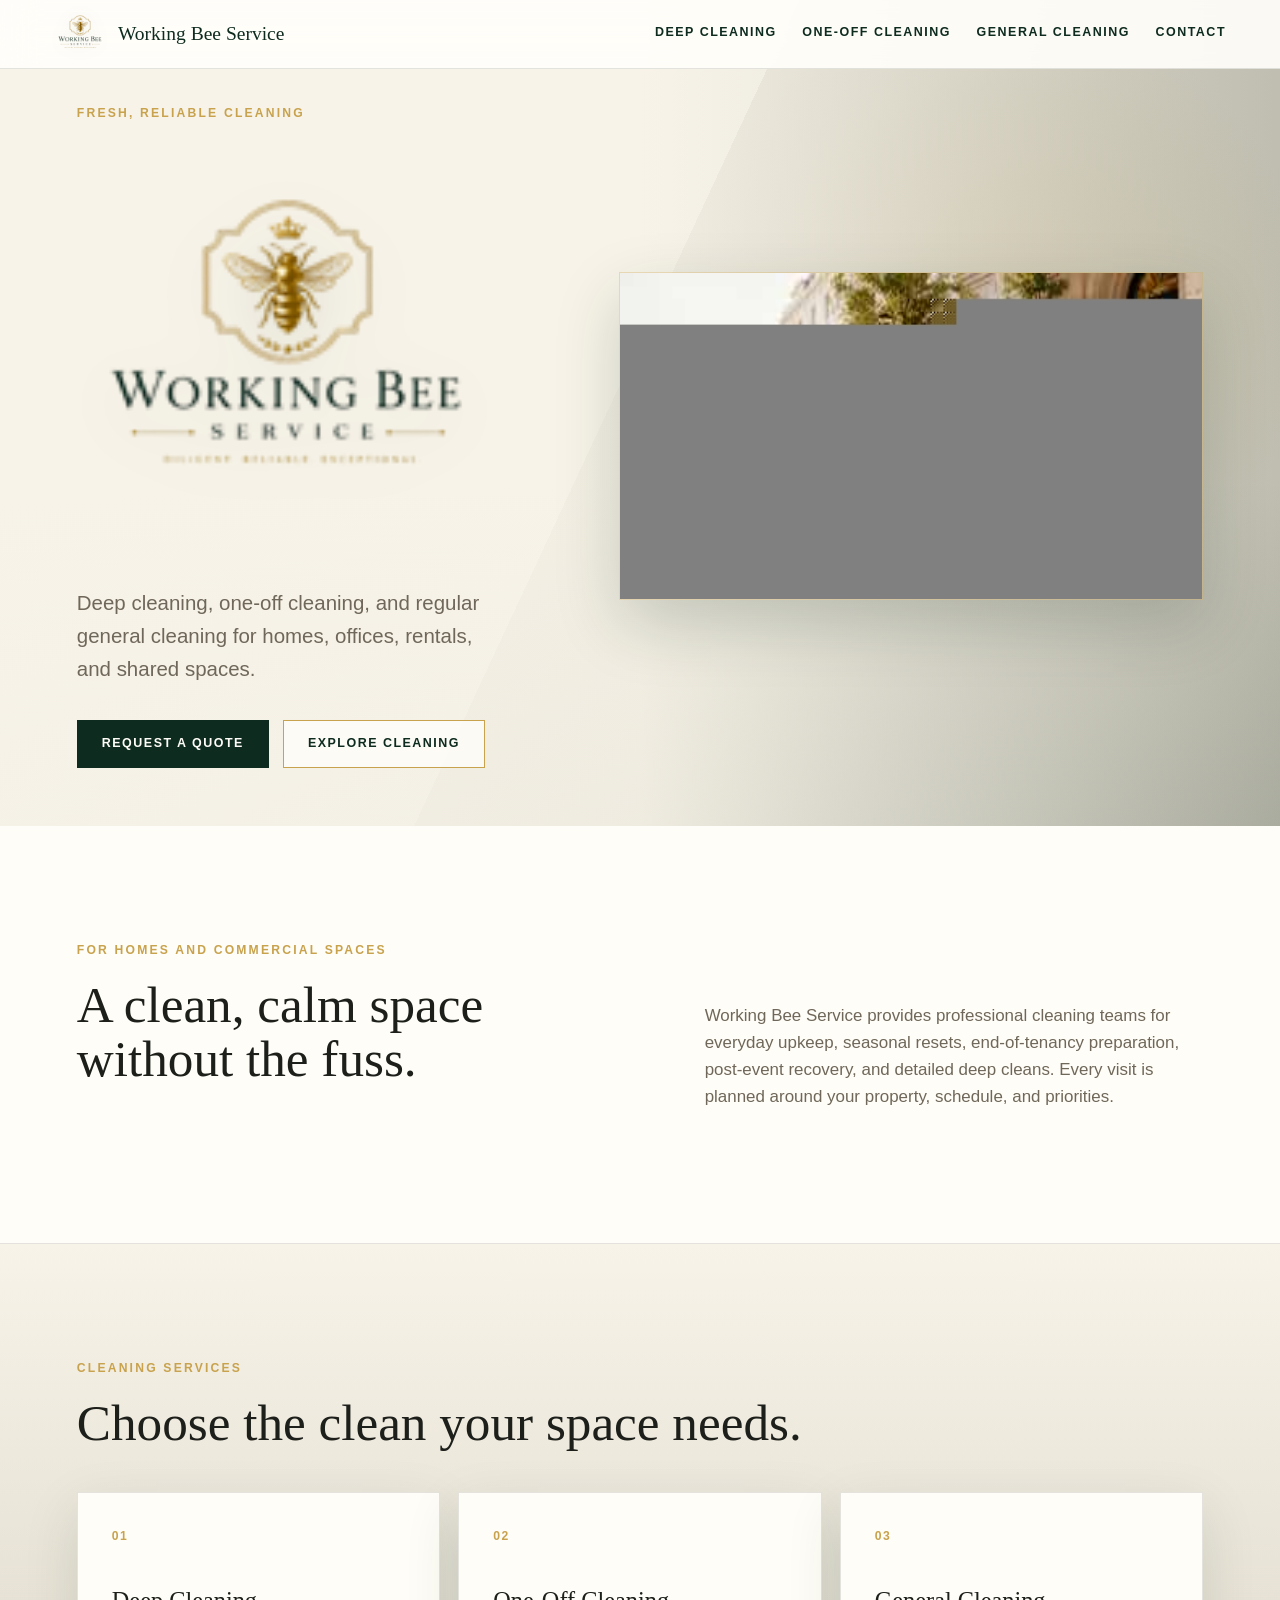
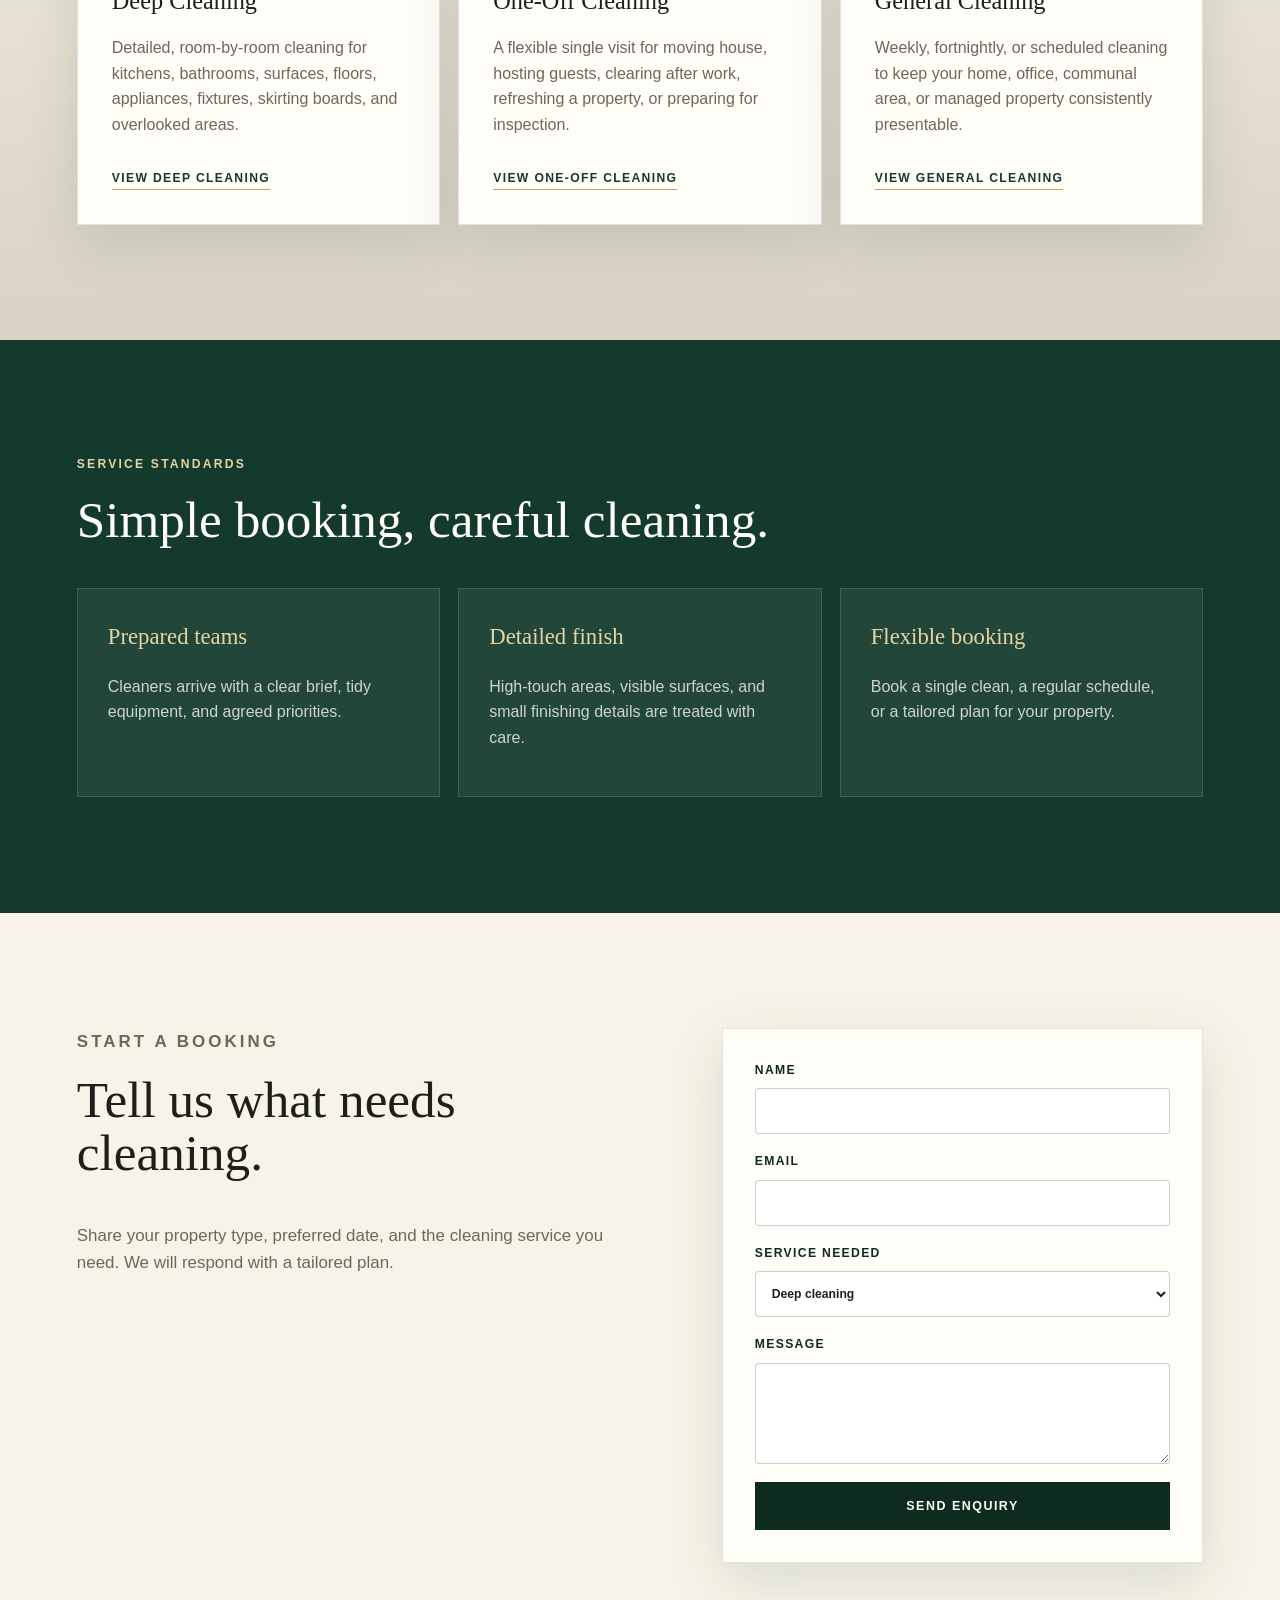
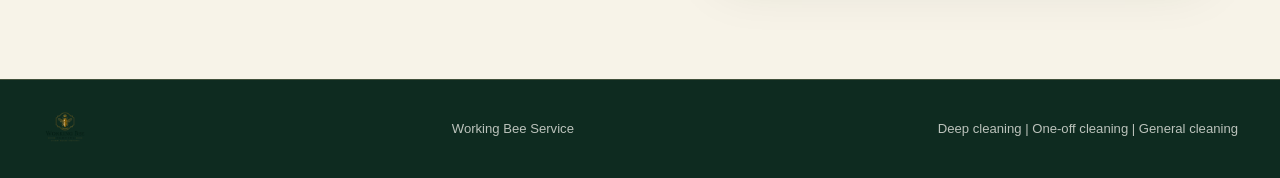
<file: index.html>
<!doctype html>
<html lang="en">
  <head>
    <meta charset="utf-8" />
    <meta name="viewport" content="width=device-width, initial-scale=1" />
    <title>Working Bee Service | Cleaning Services</title>
    <meta
      name="description"
      content="Working Bee Service provides premium deep cleaning, one-off cleaning, and general cleaning services for homes and businesses."
    />
    <link rel="stylesheet" href="styles.css" />
  </head>
  <body>
    <header class="site-header" aria-label="Main navigation">
      <a class="brand" href="index.html" aria-label="Working Bee Service home">
        <img class="brand-mark" src="assets/working-bee-primary-logo-web.png" alt="" />
        <span>Working Bee Service</span>
      </a>
      <nav>
        <a href="deep-cleaning.html">Deep Cleaning</a>
        <a href="one-off-cleaning.html">One-Off Cleaning</a>
        <a href="general-cleaning.html">General Cleaning</a>
        <a href="#contact">Contact</a>
      </nav>
    </header>

    <main>
      <section class="hero">
        <div class="hero-shade"></div>
        <div class="hero-content">
          <p class="eyebrow">Fresh, reliable cleaning</p>
          <img
            class="hero-logo"
            src="assets/working-bee-primary-logo-web.png"
            alt="Working Bee Service"
          />
          <h1 class="sr-only">Working Bee Service</h1>
          <p class="hero-copy">
            Deep cleaning, one-off cleaning, and regular general cleaning
            for homes, offices, rentals, and shared spaces.
          </p>
          <div class="hero-actions">
            <a class="button primary" href="#contact">Request a quote</a>
            <a class="button secondary" href="#services">Explore cleaning</a>
          </div>
        </div>
        <div class="hero-media" aria-hidden="true">
          <img src="[data-uri]" alt="" />
        </div>
      </section>

      <section class="intro band">
        <div class="section-kicker">For homes and commercial spaces</div>
        <div class="intro-grid">
          <h2>A clean, calm space without the fuss.</h2>
          <p>
            Working Bee Service provides professional cleaning teams for
            everyday upkeep, seasonal resets, end-of-tenancy preparation,
            post-event recovery, and detailed deep cleans. Every visit is
            planned around your property, schedule, and priorities.
          </p>
        </div>
      </section>

      <section class="services" id="services" aria-labelledby="services-title">
        <div class="section-heading">
          <p class="section-kicker">Cleaning services</p>
          <h2 id="services-title">Choose the clean your space needs.</h2>
        </div>
        <div class="service-grid three">
          <article>
            <span>01</span>
            <h3>Deep Cleaning</h3>
            <p>
              Detailed, room-by-room cleaning for kitchens, bathrooms, surfaces,
              floors, appliances, fixtures, skirting boards, and overlooked areas.
            </p>
            <a class="text-link" href="deep-cleaning.html">View deep cleaning</a>
          </article>
          <article>
            <span>02</span>
            <h3>One-Off Cleaning</h3>
            <p>
              A flexible single visit for moving house, hosting guests, clearing
              after work, refreshing a property, or preparing for inspection.
            </p>
            <a class="text-link" href="one-off-cleaning.html">View one-off cleaning</a>
          </article>
          <article>
            <span>03</span>
            <h3>General Cleaning</h3>
            <p>
              Weekly, fortnightly, or scheduled cleaning to keep your home,
              office, communal area, or managed property consistently presentable.
            </p>
            <a class="text-link" href="general-cleaning.html">View general cleaning</a>
          </article>
        </div>
      </section>

      <section class="standards band dark" id="standards">
        <div class="section-heading">
          <p class="section-kicker">Service standards</p>
          <h2>Simple booking, careful cleaning.</h2>
        </div>
        <div class="standards-grid">
          <div>
            <strong>Prepared teams</strong>
            <p>Cleaners arrive with a clear brief, tidy equipment, and agreed priorities.</p>
          </div>
          <div>
            <strong>Detailed finish</strong>
            <p>High-touch areas, visible surfaces, and small finishing details are treated with care.</p>
          </div>
          <div>
            <strong>Flexible booking</strong>
            <p>Book a single clean, a regular schedule, or a tailored plan for your property.</p>
          </div>
        </div>
      </section>

      <section class="contact" id="contact">
        <div>
          <p class="section-kicker">Start a booking</p>
          <h2>Tell us what needs cleaning.</h2>
          <p>
            Share your property type, preferred date, and the cleaning service
            you need. We will respond with a tailored plan.
          </p>
        </div>
        <form>
          <label>
            Name
            <input type="text" name="name" autocomplete="name" />
          </label>
          <label>
            Email
            <input type="email" name="email" autocomplete="email" />
          </label>
          <label>
            Service needed
            <select name="service">
              <option>Deep cleaning</option>
              <option>One-off cleaning</option>
              <option>General cleaning</option>
            </select>
          </label>
          <label>
            Message
            <textarea name="message" rows="4"></textarea>
          </label>
          <button class="button primary" type="submit">Send enquiry</button>
        </form>
      </section>
    </main>

    <footer>
      <img class="footer-mark" src="assets/working-bee-primary-logo-web.png" alt="" />
      <span>Working Bee Service</span>
      <span>Deep cleaning | One-off cleaning | General cleaning</span>
    </footer>
  </body>
</html>
</file>
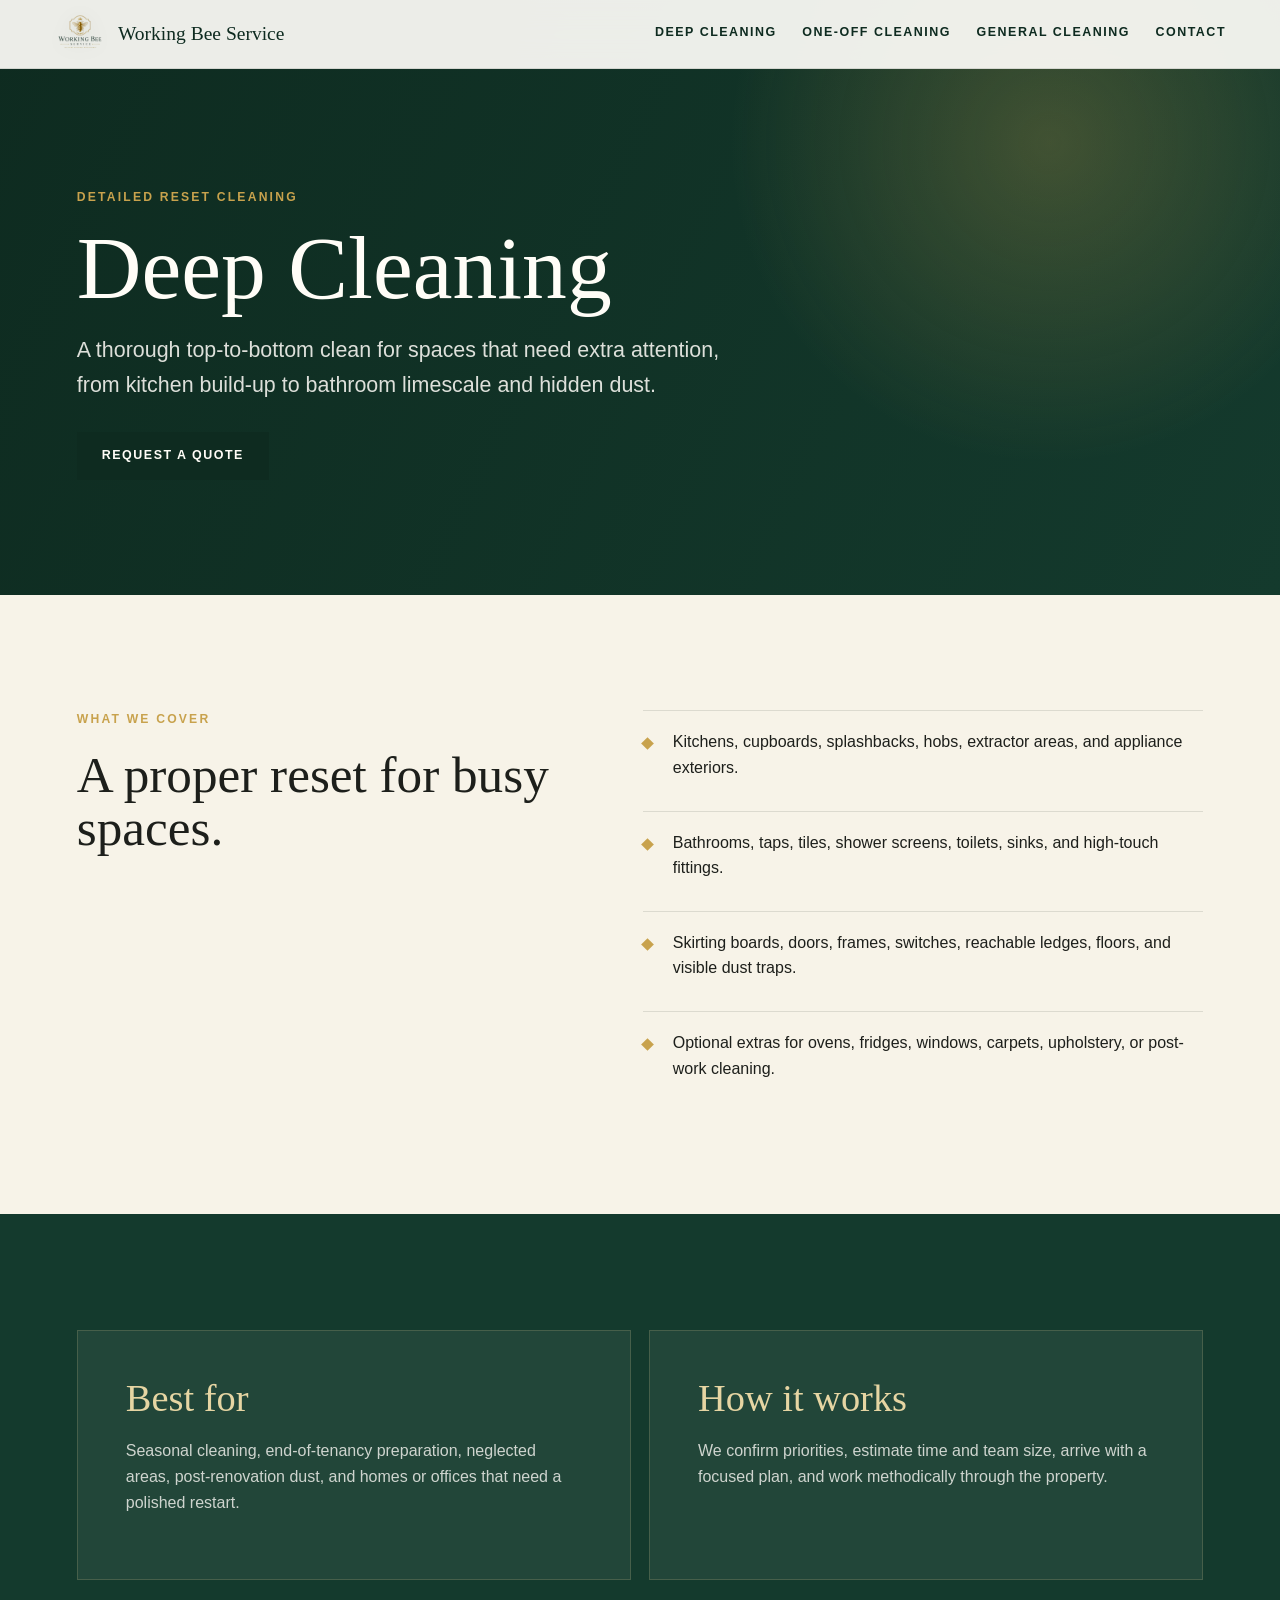
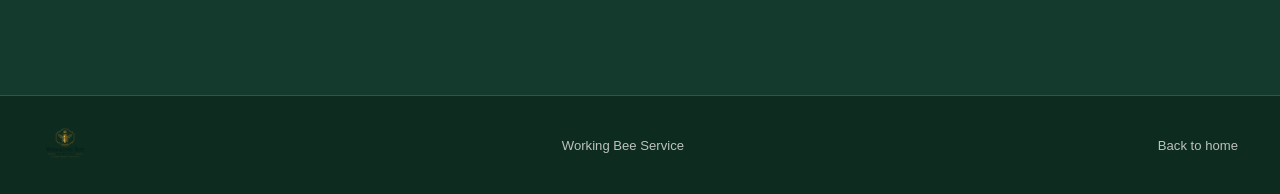
<file: deep-cleaning.html>
<!doctype html>
<html lang="en">
  <head>
    <meta charset="utf-8" />
    <meta name="viewport" content="width=device-width, initial-scale=1" />
    <title>Deep Cleaning | Working Bee Service</title>
    <meta
      name="description"
      content="Detailed deep cleaning for kitchens, bathrooms, appliances, surfaces, and hard-to-reach areas by Working Bee Service."
    />
    <link rel="stylesheet" href="styles.css" />
  </head>
  <body>
    <header class="site-header" aria-label="Main navigation">
      <a class="brand" href="index.html" aria-label="Working Bee Service home">
        <img class="brand-mark" src="assets/working-bee-primary-logo-web.png" alt="" />
        <span>Working Bee Service</span>
      </a>
      <nav>
        <a href="deep-cleaning.html">Deep Cleaning</a>
        <a href="one-off-cleaning.html">One-Off Cleaning</a>
        <a href="general-cleaning.html">General Cleaning</a>
        <a href="index.html#contact">Contact</a>
      </nav>
    </header>

    <main>
      <section class="page-hero">
        <p class="eyebrow">Detailed reset cleaning</p>
        <h1>Deep Cleaning</h1>
        <p>
          A thorough top-to-bottom clean for spaces that need extra attention,
          from kitchen build-up to bathroom limescale and hidden dust.
        </p>
        <a class="button primary" href="index.html#contact">Request a quote</a>
      </section>

      <section class="detail-layout band">
        <div>
          <p class="section-kicker">What we cover</p>
          <h2>A proper reset for busy spaces.</h2>
        </div>
        <div class="check-list">
          <p>Kitchens, cupboards, splashbacks, hobs, extractor areas, and appliance exteriors.</p>
          <p>Bathrooms, taps, tiles, shower screens, toilets, sinks, and high-touch fittings.</p>
          <p>Skirting boards, doors, frames, switches, reachable ledges, floors, and visible dust traps.</p>
          <p>Optional extras for ovens, fridges, windows, carpets, upholstery, or post-work cleaning.</p>
        </div>
      </section>

      <section class="split dark">
        <div>
          <h2>Best for</h2>
          <p>Seasonal cleaning, end-of-tenancy preparation, neglected areas, post-renovation dust, and homes or offices that need a polished restart.</p>
        </div>
        <div>
          <h2>How it works</h2>
          <p>We confirm priorities, estimate time and team size, arrive with a focused plan, and work methodically through the property.</p>
        </div>
      </section>
    </main>

    <footer>
      <img class="footer-mark" src="assets/working-bee-primary-logo-web.png" alt="" />
      <span>Working Bee Service</span>
      <span><a href="index.html">Back to home</a></span>
    </footer>
  </body>
</html>
</file>
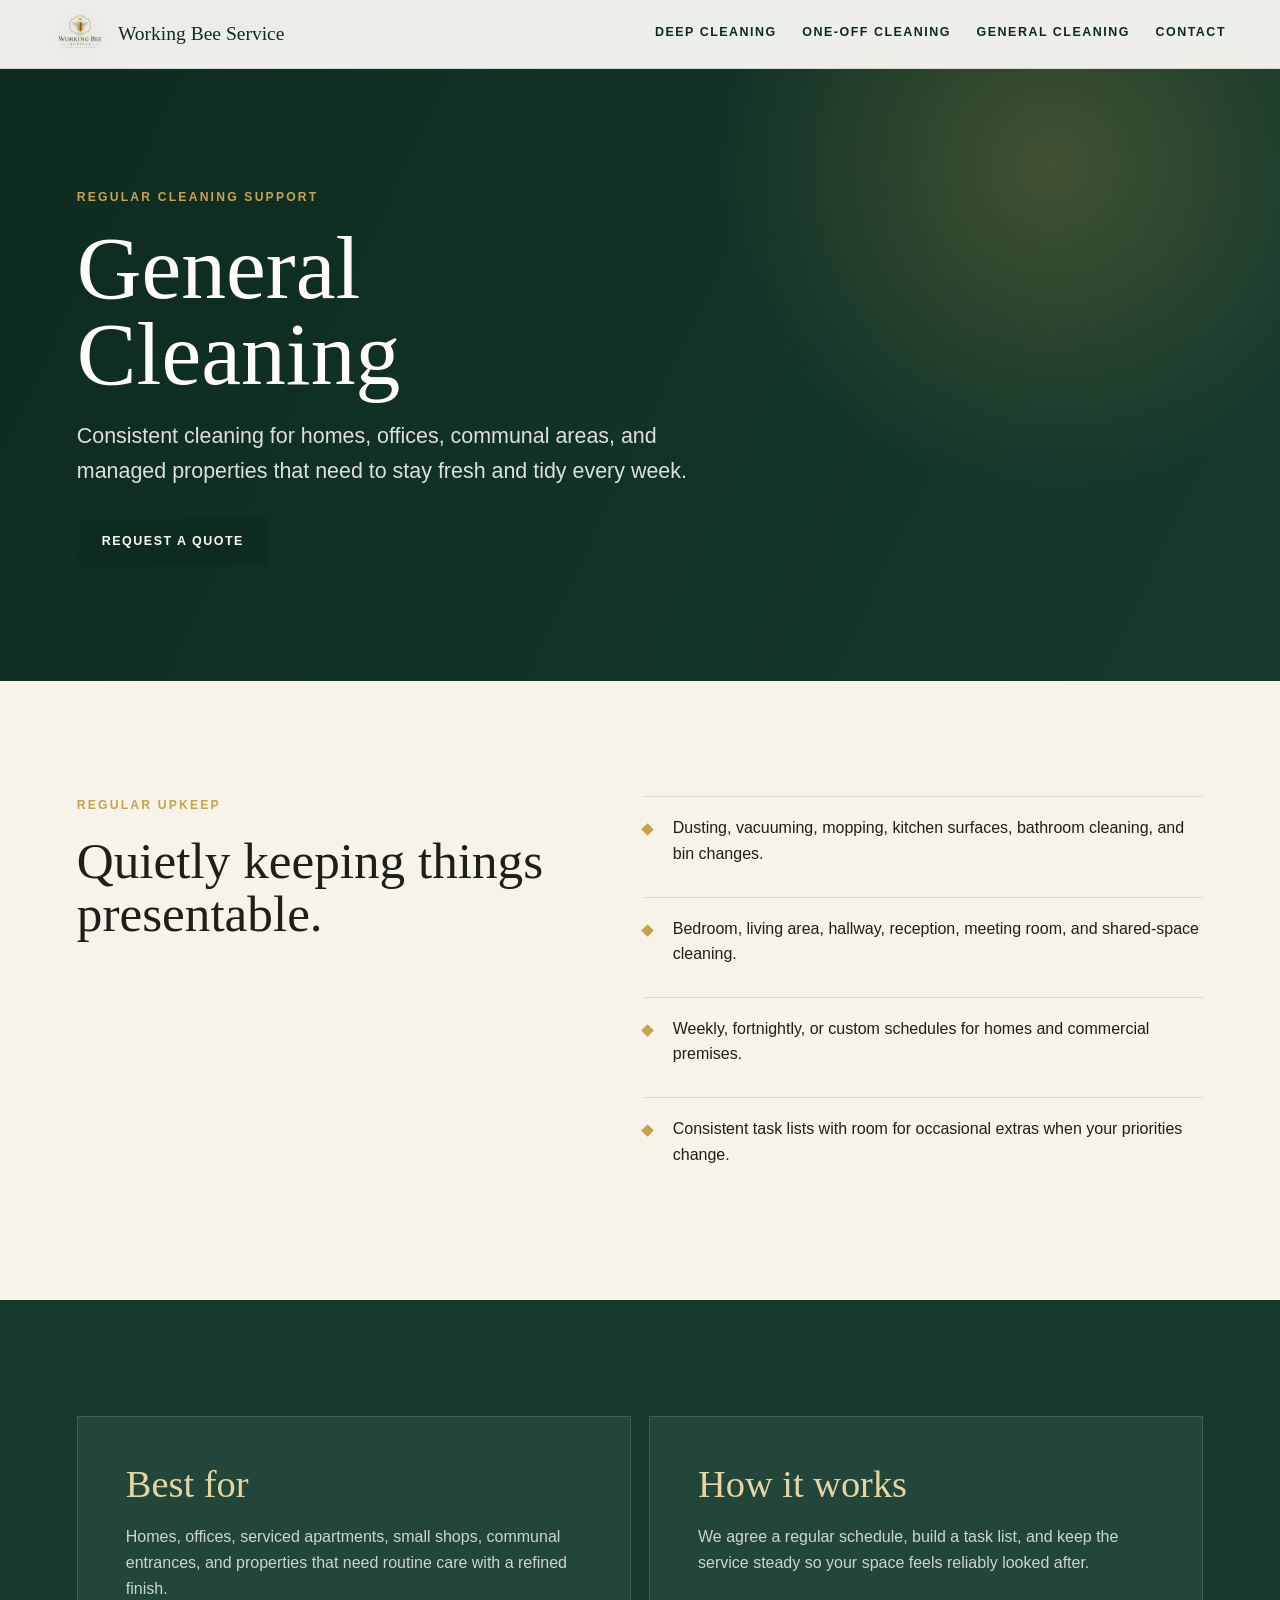
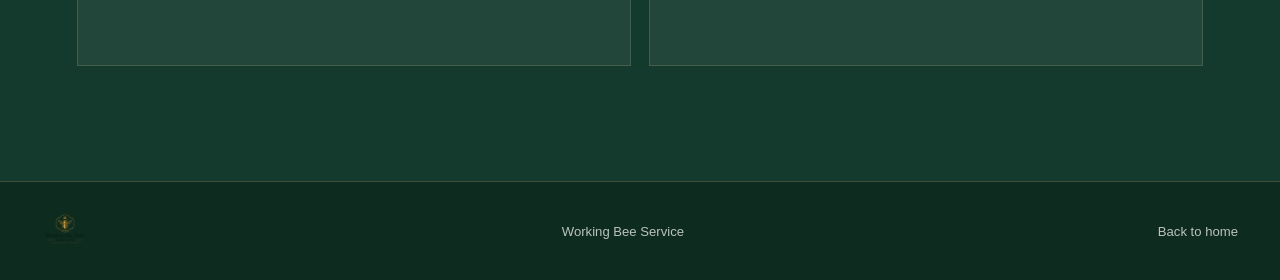
<file: general-cleaning.html>
<!doctype html>
<html lang="en">
  <head>
    <meta charset="utf-8" />
    <meta name="viewport" content="width=device-width, initial-scale=1" />
    <title>General Cleaning | Working Bee Service</title>
    <meta
      name="description"
      content="Regular general cleaning for homes, offices, communal areas, and managed properties by Working Bee Service."
    />
    <link rel="stylesheet" href="styles.css" />
  </head>
  <body>
    <header class="site-header" aria-label="Main navigation">
      <a class="brand" href="index.html" aria-label="Working Bee Service home">
        <img class="brand-mark" src="assets/working-bee-primary-logo-web.png" alt="" />
        <span>Working Bee Service</span>
      </a>
      <nav>
        <a href="deep-cleaning.html">Deep Cleaning</a>
        <a href="one-off-cleaning.html">One-Off Cleaning</a>
        <a href="general-cleaning.html">General Cleaning</a>
        <a href="index.html#contact">Contact</a>
      </nav>
    </header>

    <main>
      <section class="page-hero">
        <p class="eyebrow">Regular cleaning support</p>
        <h1>General Cleaning</h1>
        <p>
          Consistent cleaning for homes, offices, communal areas, and managed
          properties that need to stay fresh and tidy every week.
        </p>
        <a class="button primary" href="index.html#contact">Request a quote</a>
      </section>

      <section class="detail-layout band">
        <div>
          <p class="section-kicker">Regular upkeep</p>
          <h2>Quietly keeping things presentable.</h2>
        </div>
        <div class="check-list">
          <p>Dusting, vacuuming, mopping, kitchen surfaces, bathroom cleaning, and bin changes.</p>
          <p>Bedroom, living area, hallway, reception, meeting room, and shared-space cleaning.</p>
          <p>Weekly, fortnightly, or custom schedules for homes and commercial premises.</p>
          <p>Consistent task lists with room for occasional extras when your priorities change.</p>
        </div>
      </section>

      <section class="split dark">
        <div>
          <h2>Best for</h2>
          <p>Homes, offices, serviced apartments, small shops, communal entrances, and properties that need routine care with a refined finish.</p>
        </div>
        <div>
          <h2>How it works</h2>
          <p>We agree a regular schedule, build a task list, and keep the service steady so your space feels reliably looked after.</p>
        </div>
      </section>
    </main>

    <footer>
      <img class="footer-mark" src="assets/working-bee-primary-logo-web.png" alt="" />
      <span>Working Bee Service</span>
      <span><a href="index.html">Back to home</a></span>
    </footer>
  </body>
</html>
</file>
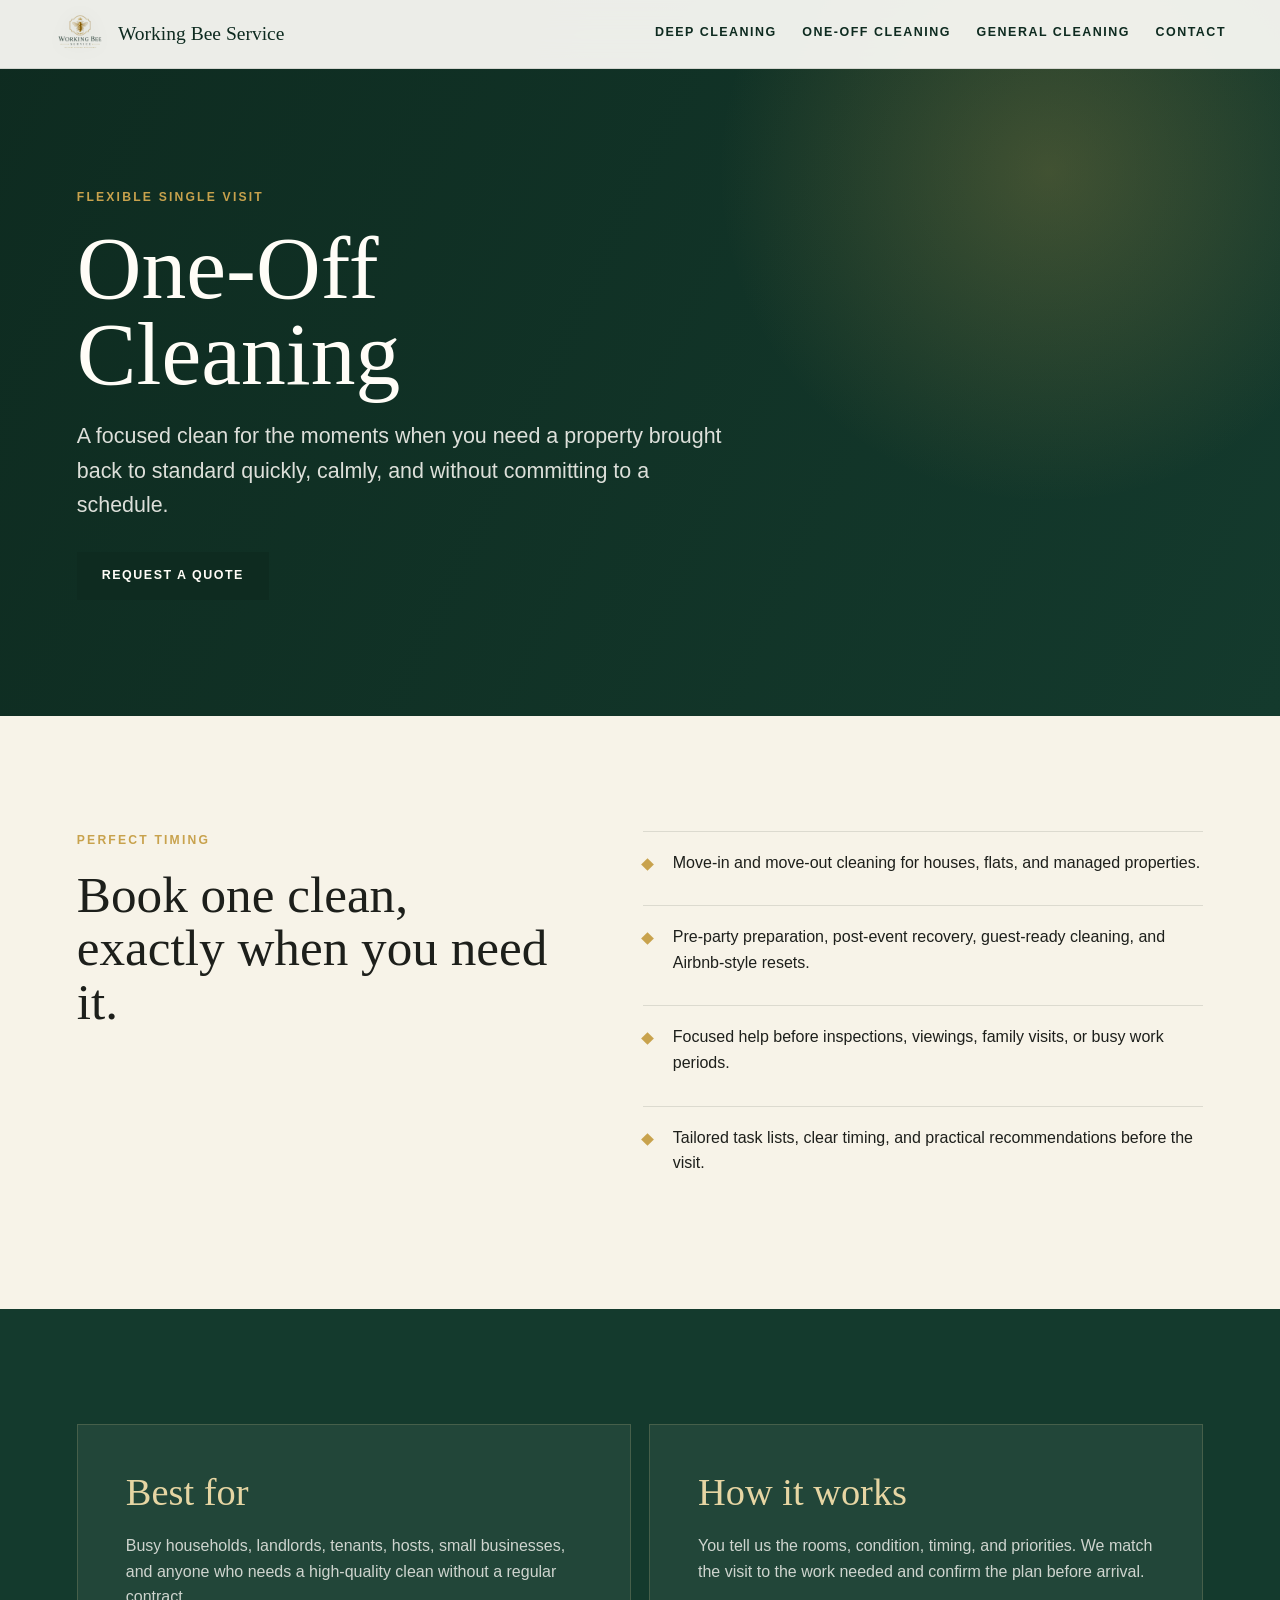
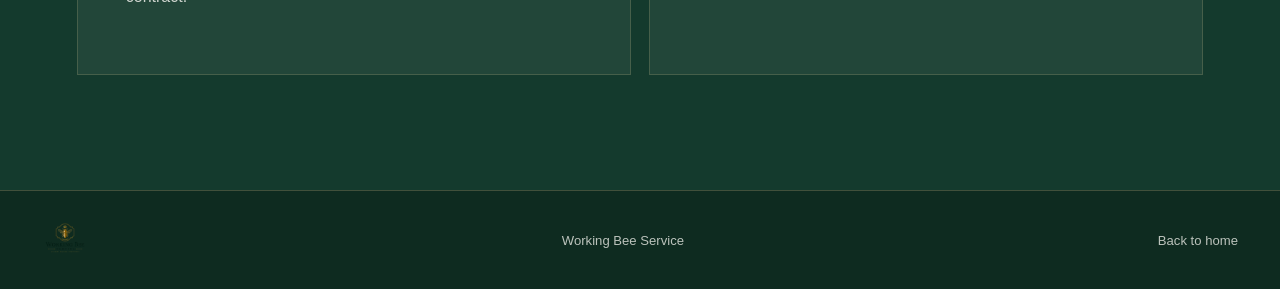
<file: one-off-cleaning.html>
<!doctype html>
<html lang="en">
  <head>
    <meta charset="utf-8" />
    <meta name="viewport" content="width=device-width, initial-scale=1" />
    <title>One-Off Cleaning | Working Bee Service</title>
    <meta
      name="description"
      content="Flexible one-off cleaning for move-ins, move-outs, events, guest preparation, and property refreshes."
    />
    <link rel="stylesheet" href="styles.css" />
  </head>
  <body>
    <header class="site-header" aria-label="Main navigation">
      <a class="brand" href="index.html" aria-label="Working Bee Service home">
        <img class="brand-mark" src="assets/working-bee-primary-logo-web.png" alt="" />
        <span>Working Bee Service</span>
      </a>
      <nav>
        <a href="deep-cleaning.html">Deep Cleaning</a>
        <a href="one-off-cleaning.html">One-Off Cleaning</a>
        <a href="general-cleaning.html">General Cleaning</a>
        <a href="index.html#contact">Contact</a>
      </nav>
    </header>

    <main>
      <section class="page-hero">
        <p class="eyebrow">Flexible single visit</p>
        <h1>One-Off Cleaning</h1>
        <p>
          A focused clean for the moments when you need a property brought back
          to standard quickly, calmly, and without committing to a schedule.
        </p>
        <a class="button primary" href="index.html#contact">Request a quote</a>
      </section>

      <section class="detail-layout band">
        <div>
          <p class="section-kicker">Perfect timing</p>
          <h2>Book one clean, exactly when you need it.</h2>
        </div>
        <div class="check-list">
          <p>Move-in and move-out cleaning for houses, flats, and managed properties.</p>
          <p>Pre-party preparation, post-event recovery, guest-ready cleaning, and Airbnb-style resets.</p>
          <p>Focused help before inspections, viewings, family visits, or busy work periods.</p>
          <p>Tailored task lists, clear timing, and practical recommendations before the visit.</p>
        </div>
      </section>

      <section class="split dark">
        <div>
          <h2>Best for</h2>
          <p>Busy households, landlords, tenants, hosts, small businesses, and anyone who needs a high-quality clean without a regular contract.</p>
        </div>
        <div>
          <h2>How it works</h2>
          <p>You tell us the rooms, condition, timing, and priorities. We match the visit to the work needed and confirm the plan before arrival.</p>
        </div>
      </section>
    </main>

    <footer>
      <img class="footer-mark" src="assets/working-bee-primary-logo-web.png" alt="" />
      <span>Working Bee Service</span>
      <span><a href="index.html">Back to home</a></span>
    </footer>
  </body>
</html>
</file>
<file: styles.css>
:root {
  --green-900: #0e2b20;
  --green-800: #143a2d;
  --green-700: #1f4d3d;
  --gold-500: #c8a24d;
  --gold-300: #e6d5a3;
  --ivory: #f7f3e8;
  --stone: #d8d2c4;
  --warm-white: #fffdf7;
  --charcoal: #1d1f1b;
  --muted: #6f6759;
  --line: rgba(31, 33, 31, 0.12);
  --soft-line: rgba(214, 192, 138, 0.2);
  --shadow: 0 18px 52px rgba(6, 47, 36, 0.12);
}

* {
  box-sizing: border-box;
}

html {
  scroll-behavior: smooth;
}

body {
  margin: 0;
  color: var(--charcoal);
  background: var(--warm-white);
  font-family: "Helvetica Neue", Arial, sans-serif;
  line-height: 1.6;
}

body::selection {
  background: var(--gold-300);
  color: var(--green-900);
}

a {
  color: inherit;
  text-decoration: none;
}

.site-header {
  position: fixed;
  inset: 0 0 auto;
  z-index: 10;
  display: flex;
  align-items: center;
  justify-content: space-between;
  min-height: 68px;
  padding: 0 clamp(20px, 5vw, 54px);
  color: var(--green-900);
  background: rgba(255, 254, 250, 0.92);
  border-bottom: 1px solid var(--line);
  backdrop-filter: blur(18px);
}

.brand {
  display: flex;
  align-items: center;
  gap: 12px;
  min-width: 0;
  font-family: Georgia, "Times New Roman", serif;
  font-size: clamp(1rem, 2vw, 1.22rem);
  letter-spacing: 0;
  white-space: nowrap;
}

.brand-mark {
  display: block;
  width: 52px;
  height: 52px;
  flex: 0 0 52px;
  object-fit: contain;
  filter: drop-shadow(0 2px 10px rgba(14, 43, 32, 0.16));
}

nav {
  display: flex;
  gap: clamp(14px, 2vw, 26px);
  font-size: 0.78rem;
  font-weight: 700;
  letter-spacing: 0.12em;
  text-transform: uppercase;
}

nav a {
  padding: 23px 0;
  border-bottom: 2px solid transparent;
}

nav a:hover {
  color: var(--green-700);
  border-color: var(--gold-500);
}

.hero {
  position: relative;
  min-height: 82vh;
  display: grid;
  grid-template-columns: minmax(0, 0.82fr) minmax(320px, 1fr);
  align-items: center;
  gap: clamp(28px, 5vw, 72px);
  padding: 104px clamp(22px, 6vw, 86px) 58px;
  overflow: hidden;
  background:
    radial-gradient(circle at 78% 38%, rgba(200, 162, 77, 0.22), transparent 28%),
    linear-gradient(115deg, var(--ivory) 0%, var(--ivory) 48%, var(--stone) 48%, var(--stone) 100%);
}

.hero-shade {
  position: absolute;
  inset: 0;
  background:
    linear-gradient(90deg, rgba(247, 243, 232, 0.94) 0%, rgba(247, 243, 232, 0.86) 50%, rgba(14, 43, 32, 0.12) 100%),
    linear-gradient(0deg, rgba(14, 43, 32, 0.12) 0%, rgba(14, 43, 32, 0) 42%);
}

.hero-content {
  position: relative;
  width: min(650px, calc(100% - 44px));
  color: var(--green-900);
  z-index: 1;
}

.hero-logo {
  display: block;
  width: min(420px, 92vw);
  height: auto;
  margin: 0 0 26px;
  filter: drop-shadow(0 16px 30px rgba(14, 43, 32, 0.12));
}

.hero-media {
  position: relative;
  z-index: 1;
  width: min(760px, 100%);
  justify-self: end;
}

.hero-media img {
  display: block;
  width: 100%;
  aspect-ratio: 16 / 9;
  object-fit: cover;
  object-position: 63% center;
  border: 1px solid rgba(200, 162, 77, 0.34);
  box-shadow: 0 24px 60px rgba(14, 43, 32, 0.18);
}

.sr-only {
  position: absolute;
  width: 1px;
  height: 1px;
  padding: 0;
  overflow: hidden;
  clip: rect(0, 0, 0, 0);
  white-space: nowrap;
  border: 0;
}

.eyebrow,
.section-kicker {
  margin: 0 0 18px;
  color: var(--gold-500);
  font-size: 0.76rem;
  font-weight: 800;
  letter-spacing: 0.18em;
  text-transform: uppercase;
}

h1,
h2,
h3,
p {
  margin-top: 0;
}

h1,
h2 {
  font-family: Georgia, "Times New Roman", serif;
  font-weight: 400;
  letter-spacing: 0;
}

h1 {
  max-width: 12ch;
  margin-bottom: 22px;
  font-size: clamp(3.2rem, 7vw, 6.7rem);
  line-height: 0.96;
}

h2 {
  font-size: clamp(2rem, 4vw, 3.8rem);
  line-height: 1.04;
}

h3 {
  margin-bottom: 14px;
  font-family: Georgia, "Times New Roman", serif;
  font-size: 1.52rem;
  font-weight: 400;
}

.hero-copy {
  width: min(520px, 100%);
  margin-bottom: 34px;
  color: var(--muted);
  font-size: clamp(1.05rem, 1.8vw, 1.28rem);
}

.hero-actions {
  display: flex;
  flex-wrap: wrap;
  gap: 14px;
}

.button {
  display: inline-flex;
  align-items: center;
  justify-content: center;
  min-height: 48px;
  padding: 0 24px;
  border: 1px solid var(--gold-500);
  font-size: 0.78rem;
  font-weight: 800;
  letter-spacing: 0.12em;
  text-transform: uppercase;
  transition: transform 160ms ease, background 160ms ease, color 160ms ease;
  cursor: pointer;
}

.button:hover {
  transform: translateY(-2px);
}

.button.primary {
  color: var(--warm-white);
  background: var(--green-900);
  border-color: var(--green-900);
}

.button.secondary {
  color: var(--green-900);
  background: rgba(255, 254, 250, 0.78);
}

.band,
.services,
.contact,
.page-hero,
.split {
  padding: clamp(70px, 9vw, 118px) clamp(22px, 6vw, 86px);
}

.services,
.contact,
.band,
.page-hero,
.split {
  scroll-margin-top: 68px;
}

.intro {
  background: var(--warm-white);
  border-bottom: 1px solid var(--line);
}

.intro-grid {
  display: grid;
  grid-template-columns: minmax(0, 1.05fr) minmax(280px, 0.95fr);
  gap: clamp(28px, 6vw, 84px);
  align-items: end;
}

.intro p,
.contact p {
  color: var(--muted);
  font-size: 1.06rem;
}

.section-heading {
  width: min(900px, 100%);
  margin-bottom: 34px;
}

.services {
  background: linear-gradient(180deg, var(--ivory), var(--stone));
}

.service-grid {
  display: grid;
  grid-template-columns: repeat(4, minmax(0, 1fr));
  gap: 18px;
}

.service-grid.three {
  grid-template-columns: repeat(3, minmax(0, 1fr));
}

.service-grid article {
  min-height: 320px;
  padding: clamp(24px, 3vw, 34px);
  background: var(--warm-white);
  border: 1px solid var(--line);
  box-shadow: var(--shadow);
}

.service-grid span {
  display: block;
  margin-bottom: 36px;
  color: var(--gold-500);
  font-size: 0.76rem;
  font-weight: 800;
  letter-spacing: 0.12em;
}

.service-grid p,
.standards-grid p {
  color: var(--muted);
}

.service-grid article p {
  min-height: 104px;
}

.text-link {
  display: inline-flex;
  margin-top: 14px;
  color: var(--green-800);
  border-bottom: 1px solid var(--gold-500);
  font-size: 0.76rem;
  font-weight: 800;
  letter-spacing: 0.11em;
  text-transform: uppercase;
}

.text-link:hover {
  color: var(--gold-500);
}

.dark {
  color: var(--warm-white);
  background: var(--green-800);
}

.dark .section-kicker {
  color: var(--gold-300);
}

.standards-grid {
  display: grid;
  grid-template-columns: repeat(3, minmax(0, 1fr));
  gap: 18px;
}

.standards-grid div {
  min-height: 190px;
  padding: 30px;
  background: rgba(255, 253, 248, 0.06);
  border: 1px solid var(--soft-line);
}

.standards-grid strong {
  display: block;
  margin-bottom: 18px;
  color: var(--gold-300);
  font-family: Georgia, "Times New Roman", serif;
  font-size: 1.42rem;
  font-weight: 400;
}

.standards-grid p {
  color: rgba(255, 253, 248, 0.78);
}

.page-hero {
  min-height: 54vh;
  padding-top: clamp(132px, 15vw, 188px);
  color: var(--warm-white);
  background:
    radial-gradient(circle at 82% 24%, rgba(200, 162, 77, 0.26), transparent 28%),
    linear-gradient(115deg, var(--green-900), var(--green-800));
}

.page-hero h1 {
  max-width: 12ch;
}

.page-hero p:not(.eyebrow) {
  width: min(650px, 100%);
  margin-bottom: 30px;
  color: rgba(255, 253, 248, 0.86);
  font-size: clamp(1.08rem, 2vw, 1.34rem);
}

.detail-layout {
  display: grid;
  grid-template-columns: minmax(0, 0.85fr) minmax(320px, 1fr);
  gap: clamp(32px, 7vw, 92px);
  background: var(--ivory);
}

.check-list {
  display: grid;
  gap: 12px;
}

.check-list p {
  position: relative;
  margin: 0;
  padding: 18px 0 18px 30px;
  color: var(--charcoal);
  border-top: 1px solid var(--line);
}

.check-list p::before {
  content: "";
  position: absolute;
  left: 0;
  top: 28px;
  width: 9px;
  height: 9px;
  background: var(--gold-500);
  transform: rotate(45deg);
}

.split {
  display: grid;
  grid-template-columns: repeat(2, minmax(0, 1fr));
  gap: 18px;
  background: var(--green-800);
}

.split > div {
  min-height: 240px;
  padding: clamp(28px, 4vw, 48px);
  background: rgba(255, 253, 248, 0.06);
  border: 1px solid var(--soft-line);
}

.split h2 {
  margin-bottom: 20px;
  color: var(--gold-300);
  font-size: clamp(2rem, 3vw, 3rem);
}

.split p {
  color: rgba(255, 253, 248, 0.78);
}

.contact {
  display: grid;
  grid-template-columns: minmax(0, 0.9fr) minmax(320px, 0.78fr);
  gap: clamp(32px, 7vw, 96px);
  align-items: start;
  background: var(--ivory);
}

form {
  display: grid;
  gap: 18px;
  padding: 32px;
  background: var(--warm-white);
  border: 1px solid var(--line);
  box-shadow: var(--shadow);
}

label {
  display: grid;
  gap: 8px;
  color: var(--green-900);
  font-size: 0.76rem;
  font-weight: 800;
  letter-spacing: 0.11em;
  text-transform: uppercase;
}

input,
select,
textarea {
  width: 100%;
  min-height: 46px;
  padding: 11px 12px;
  color: var(--charcoal);
  background: #ffffff;
  border: 1px solid rgba(31, 33, 31, 0.22);
  border-radius: 4px;
  font: inherit;
}

textarea {
  resize: vertical;
}

footer {
  display: flex;
  align-items: center;
  justify-content: space-between;
  gap: 18px;
  padding: 26px 42px;
  color: rgba(255, 253, 248, 0.72);
  background: var(--green-900);
  border-top: 1px solid rgba(214, 192, 138, 0.25);
  font-size: 0.82rem;
}

.footer-mark {
  width: 46px;
  height: 46px;
  flex: 0 0 46px;
  object-fit: contain;
}

@media (max-width: 1040px) {
  nav {
    font-size: 0.7rem;
    gap: 14px;
  }
}

@media (max-width: 920px) {
  .site-header {
    padding: 0 22px;
  }

  nav {
    display: none;
  }

  .hero {
    min-height: 78vh;
    grid-template-columns: 1fr;
    padding-top: 98px;
  }

  .hero-media img {
    object-position: 58% center;
  }

  .hero-shade {
    background:
      linear-gradient(90deg, rgba(250, 246, 238, 0.97) 0%, rgba(250, 246, 238, 0.92) 56%, rgba(250, 246, 238, 0.42) 100%),
      linear-gradient(0deg, rgba(6, 47, 36, 0.14) 0%, rgba(6, 47, 36, 0) 44%);
  }

  .intro-grid,
  .contact,
  .detail-layout,
  .split {
    grid-template-columns: 1fr;
  }

  .service-grid,
  .service-grid.three,
  .standards-grid {
    grid-template-columns: repeat(2, minmax(0, 1fr));
  }
}

@media (max-width: 620px) {
  .brand {
    white-space: normal;
    font-size: 0.98rem;
    line-height: 1.1;
  }

  .hero-content {
    width: min(100% - 32px, 540px);
  }

  h1 {
    max-width: 9ch;
  }

  .service-grid,
  .service-grid.three,
  .standards-grid {
    grid-template-columns: 1fr;
  }

  .service-grid article {
    min-height: auto;
  }

  .service-grid article p {
    min-height: 0;
  }

  form {
    padding: 22px;
  }

  footer {
    flex-direction: column;
    padding: 24px 22px;
  }
}
</file>
